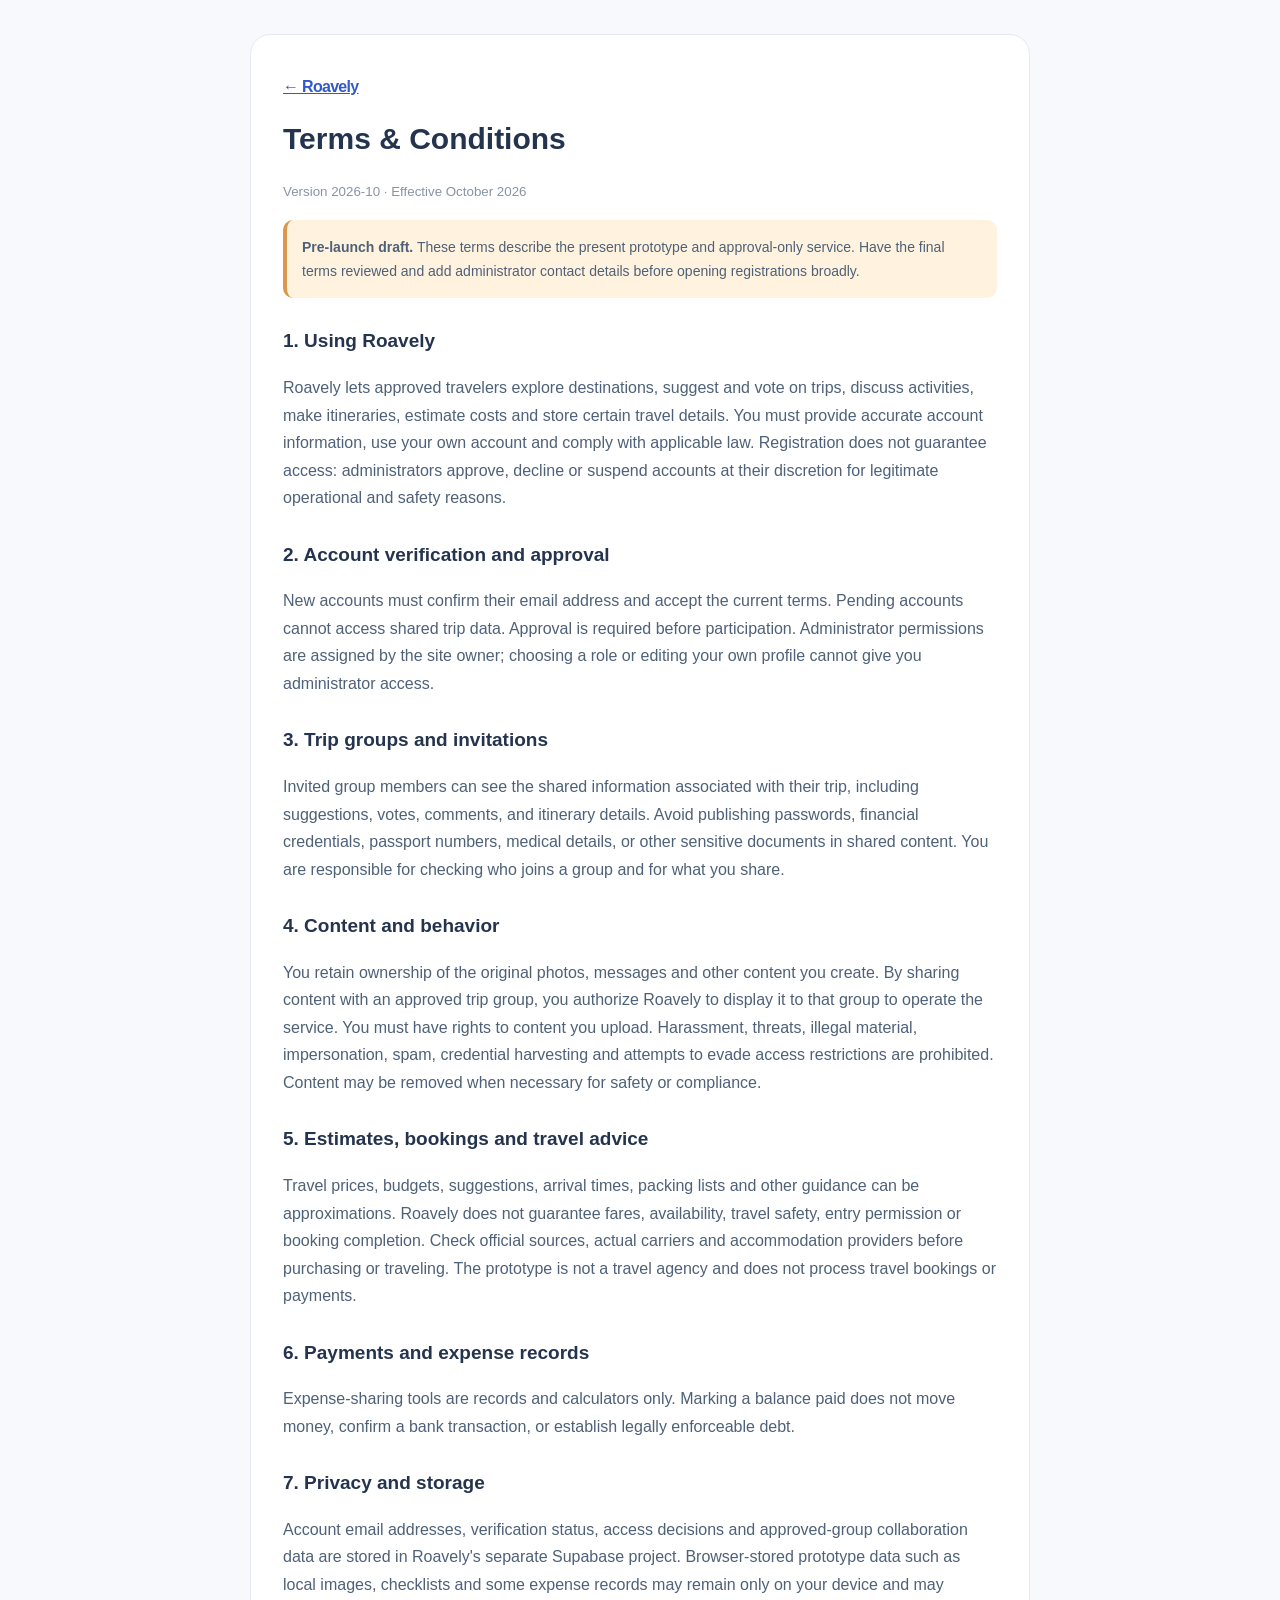
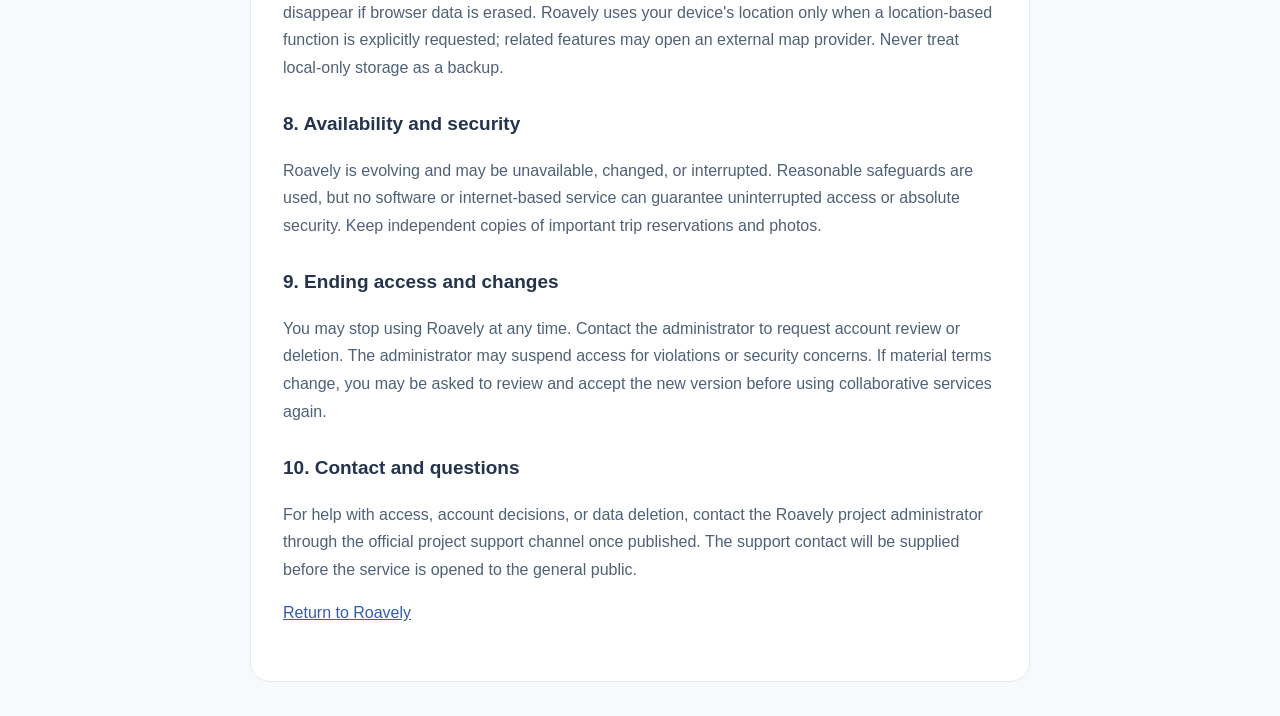
<file: terms.html>
<!doctype html>
<html lang="en"><head><meta charset="utf-8"><meta name="viewport" content="width=device-width,initial-scale=1"><title>Roavely — Terms &amp; Conditions</title><style>
:root{color-scheme:light}*{box-sizing:border-box}body{margin:0;font:16px/1.72 -apple-system,BlinkMacSystemFont,"Segoe UI",sans-serif;color:#25344e;background:#f7f9fd}main{max-width:780px;margin:34px auto;padding:38px 32px;background:white;border:1px solid #e4eaf3;border-radius:20px}h1{font-size:30px;line-height:1.2}h2{font-size:19px;margin-top:27px}a{color:#315bba}p,li{color:#4e6178}small{color:#8794a7}.logo{font-weight:900;letter-spacing:-.7px;color:#315ac9}.note{padding:15px;background:#fff3df;border-left:4px solid #da984f;border-radius:10px;font-size:14px}@media(max-width:650px){main{border:0;border-radius:0;margin:0;padding:24px 20px}} </style></head>
<body><main>
<a href="./" class="logo">← Roavely</a><h1>Terms &amp; Conditions</h1><p><small>Version 2026-10 · Effective October 2026</small></p>
<p class="note"><strong>Pre-launch draft.</strong> These terms describe the present prototype and approval-only service. Have the final terms reviewed and add administrator contact details before opening registrations broadly.</p>
<h2>1. Using Roavely</h2><p>Roavely lets approved travelers explore destinations, suggest and vote on trips, discuss activities, make itineraries, estimate costs and store certain travel details. You must provide accurate account information, use your own account and comply with applicable law. Registration does not guarantee access: administrators approve, decline or suspend accounts at their discretion for legitimate operational and safety reasons.</p>
<h2>2. Account verification and approval</h2><p>New accounts must confirm their email address and accept the current terms. Pending accounts cannot access shared trip data. Approval is required before participation. Administrator permissions are assigned by the site owner; choosing a role or editing your own profile cannot give you administrator access.</p>
<h2>3. Trip groups and invitations</h2><p>Invited group members can see the shared information associated with their trip, including suggestions, votes, comments, and itinerary details. Avoid publishing passwords, financial credentials, passport numbers, medical details, or other sensitive documents in shared content. You are responsible for checking who joins a group and for what you share.</p>
<h2>4. Content and behavior</h2><p>You retain ownership of the original photos, messages and other content you create. By sharing content with an approved trip group, you authorize Roavely to display it to that group to operate the service. You must have rights to content you upload. Harassment, threats, illegal material, impersonation, spam, credential harvesting and attempts to evade access restrictions are prohibited. Content may be removed when necessary for safety or compliance.</p>
<h2>5. Estimates, bookings and travel advice</h2><p>Travel prices, budgets, suggestions, arrival times, packing lists and other guidance can be approximations. Roavely does not guarantee fares, availability, travel safety, entry permission or booking completion. Check official sources, actual carriers and accommodation providers before purchasing or traveling. The prototype is not a travel agency and does not process travel bookings or payments.</p>
<h2>6. Payments and expense records</h2><p>Expense-sharing tools are records and calculators only. Marking a balance paid does not move money, confirm a bank transaction, or establish legally enforceable debt.</p>
<h2>7. Privacy and storage</h2><p>Account email addresses, verification status, access decisions and approved-group collaboration data are stored in Roavely's separate Supabase project. Browser-stored prototype data such as local images, checklists and some expense records may remain only on your device and may disappear if browser data is erased. Roavely uses your device's location only when a location-based function is explicitly requested; related features may open an external map provider. Never treat local-only storage as a backup.</p>
<h2>8. Availability and security</h2><p>Roavely is evolving and may be unavailable, changed, or interrupted. Reasonable safeguards are used, but no software or internet-based service can guarantee uninterrupted access or absolute security. Keep independent copies of important trip reservations and photos.</p>
<h2>9. Ending access and changes</h2><p>You may stop using Roavely at any time. Contact the administrator to request account review or deletion. The administrator may suspend access for violations or security concerns. If material terms change, you may be asked to review and accept the new version before using collaborative services again.</p>
<h2>10. Contact and questions</h2><p>For help with access, account decisions, or data deletion, contact the Roavely project administrator through the official project support channel once published. The support contact will be supplied before the service is opened to the general public.</p>
<p><a href="./">Return to Roavely</a></p>
</main></body></html>
</file>
